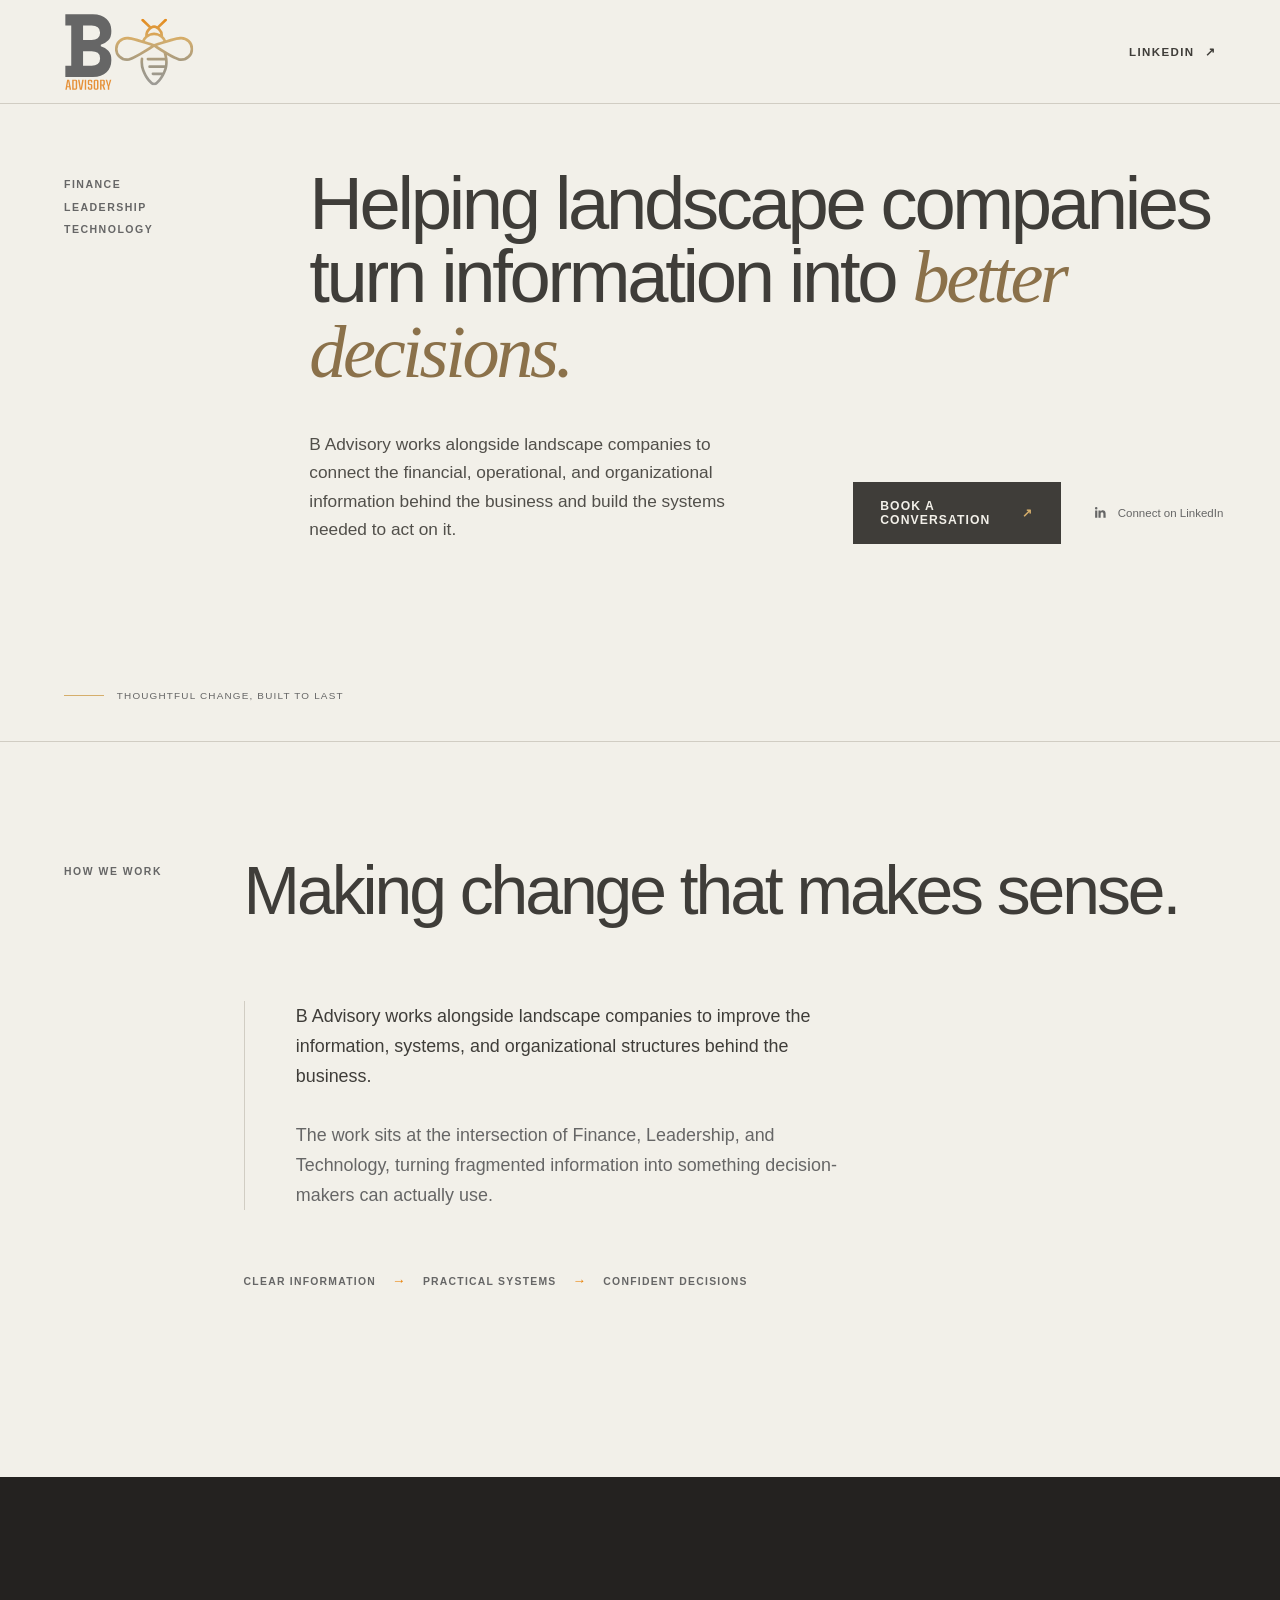
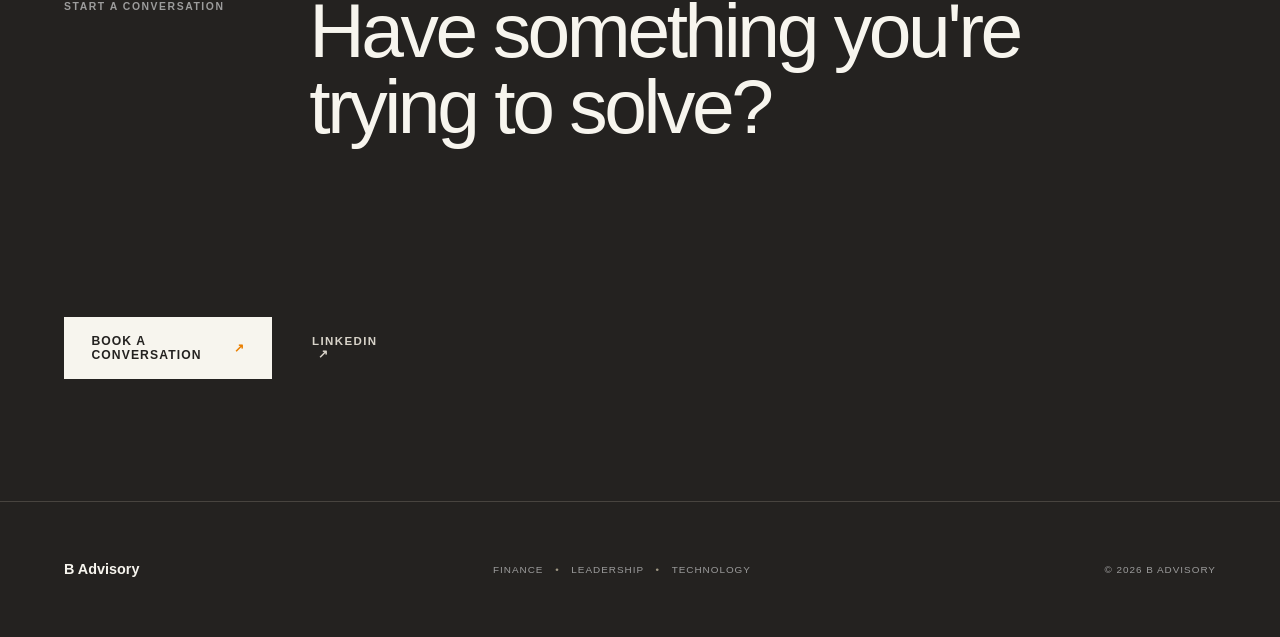
<file: index.html>
<!doctype html>
<html lang="en">
  <head>
    <meta charset="utf-8">
    <meta name="viewport" content="width=device-width, initial-scale=1">
    <title>B Advisory | Better information. Better decisions.</title>
    <meta name="description" content="B Advisory helps landscape companies connect financial, operational, and organizational information to make better decisions.">
    <link rel="canonical" href="https://b-advisory.net/">
    <meta property="og:type" content="website">
    <meta property="og:url" content="https://b-advisory.net/">
    <meta property="og:title" content="B Advisory | Better information. Better decisions.">
    <meta property="og:description" content="Helping landscape companies turn information into better decisions.">
    <meta property="og:site_name" content="B Advisory">
    <meta name="twitter:card" content="summary">
    <meta name="twitter:title" content="B Advisory | Better information. Better decisions.">
    <meta name="twitter:description" content="Helping landscape companies turn information into better decisions.">
    <meta name="theme-color" content="#f2f0e9">
    <link rel="icon" href="assets/b-advisory-logo.svg" type="image/svg+xml">
    <link rel="stylesheet" href="styles.css">
  </head>
  <body>
    <a class="skip-link" href="#main-content">Skip to content</a>

    <header class="site-header">
      <a class="brand" href="./" aria-label="B Advisory home">
        <img src="assets/b-advisory-logo.svg" width="1030" height="616" alt="B Advisory">
      </a>
      <a class="header-link" href="https://www.linkedin.com/in/brady-crabtree-14091574" target="_blank" rel="noopener noreferrer">
        LinkedIn <span aria-hidden="true">↗</span>
      </a>
    </header>

    <main id="main-content">
      <section class="hero" aria-labelledby="hero-title">
        <div class="hero-kicker" aria-label="Areas of focus">
          <span>Finance</span><span>Leadership</span><span>Technology</span>
        </div>
        <div class="hero-content">
          <h1 id="hero-title">Helping landscape companies turn information into <em>better decisions.</em></h1>
          <div class="hero-detail">
            <p>B Advisory works alongside landscape companies to connect the financial, operational, and organizational information behind the business and build the systems needed to act on it.</p>
            <div class="hero-actions">
              <a class="button button-primary" href="https://calendar.google.com/calendar/appointments/schedules/AcZssZ1vlmXPat2MYDRKgEhzXgUfnACqPblXoN0xEB41KQvExNa9zrO9hceU0Ti_ARnrypWYLtC7mbpo" target="_blank" rel="noopener noreferrer">Book a Conversation <span aria-hidden="true">↗</span></a>
              <a class="text-link" href="https://www.linkedin.com/in/brady-crabtree-14091574" target="_blank" rel="noopener noreferrer">
                <svg viewBox="0 0 24 24" aria-hidden="true"><path d="M6.5 8.2H3.2V19h3.3V8.2ZM4.8 3a1.9 1.9 0 1 0 0 3.8A1.9 1.9 0 0 0 4.8 3Zm14.1 9.8c0-3.3-1.8-4.9-4.2-4.9-1.9 0-2.8 1.1-3.3 1.8V8.2H8.2V19h3.3v-5.3c0-1.4.3-2.8 2.1-2.8s2 1.7 2 2.9V19H19l-.1-6.2Z"></path></svg>
                Connect on LinkedIn
              </a>
            </div>
          </div>
        </div>
        <div class="scroll-note" aria-hidden="true"><span></span> Thoughtful change, built to last</div>
      </section>

      <section class="approach" aria-labelledby="approach-title">
        <p class="section-label">How we work</p>
        <div class="approach-content">
          <h2 id="approach-title">Making change that makes sense.</h2>
          <div class="approach-copy">
            <p>B Advisory works alongside landscape companies to improve the information, systems, and organizational structures behind the business.</p>
            <p>The work sits at the intersection of Finance, Leadership, and Technology, turning fragmented information into something decision-makers can actually use.</p>
          </div>
          <p class="approach-note">
            <span>Clear information</span>
            <span class="progress-arrow" aria-hidden="true">→</span>
            <span>Practical systems</span>
            <span class="progress-arrow" aria-hidden="true">→</span>
            <span>Confident decisions</span>
          </p>
        </div>
      </section>

      <section class="contact" aria-labelledby="contact-title">
        <div class="contact-inner">
          <p class="section-label">Start a conversation</p>
          <h2 id="contact-title" aria-label="Have something you're trying to solve?"><span class="contact-title-line" aria-hidden="true">Have something you're</span><span class="contact-title-line" aria-hidden="true">trying to solve?</span></h2>
          <div class="contact-actions">
            <a class="button button-light" href="https://calendar.google.com/calendar/appointments/schedules/AcZssZ1vlmXPat2MYDRKgEhzXgUfnACqPblXoN0xEB41KQvExNa9zrO9hceU0Ti_ARnrypWYLtC7mbpo" target="_blank" rel="noopener noreferrer">Book a Conversation <span aria-hidden="true">↗</span></a>
            <a class="contact-link" href="https://www.linkedin.com/in/brady-crabtree-14091574" target="_blank" rel="noopener noreferrer">LinkedIn <span aria-hidden="true">↗</span></a>
          </div>
        </div>
      </section>
    </main>

    <footer>
      <a class="brand brand-footer" href="./" aria-label="B Advisory home">B Advisory</a>
      <p>Finance <span>•</span> Leadership <span>•</span> Technology</p>
      <p>© 2026 B Advisory</p>
    </footer>
  </body>
</html>
</file>
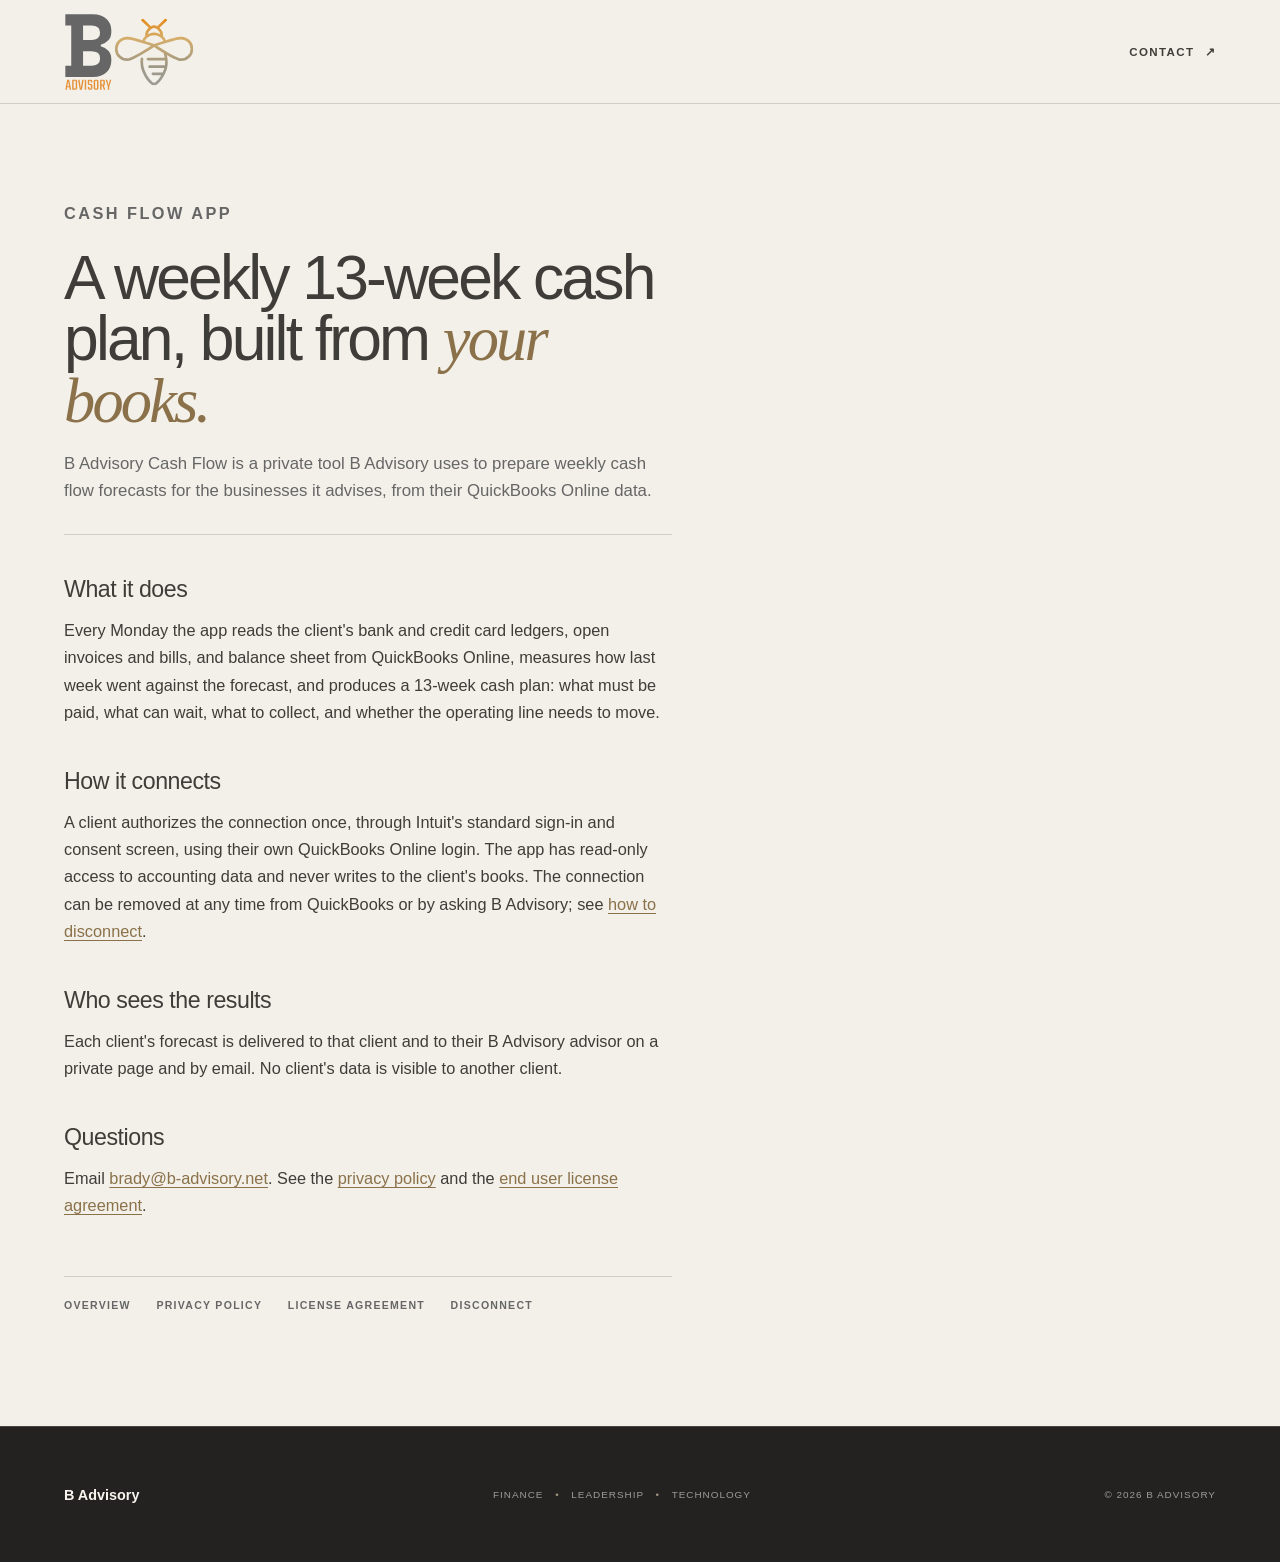
<file: cash-flow/index.html>
<!doctype html>
<html lang="en">
  <head>
    <meta charset="utf-8">
    <meta name="viewport" content="width=device-width, initial-scale=1">
    <title>B Advisory Cash Flow | B Advisory</title>
    <meta name="description" content="B Advisory Cash Flow is a private tool B Advisory uses to prepare weekly cash flow forecasts for the businesses it advises, from their QuickBooks Online data.">
    <link rel="canonical" href="https://b-advisory.net/cash-flow/">
    <meta name="theme-color" content="#f2f0e9">
    <link rel="icon" href="../assets/b-advisory-logo.svg" type="image/svg+xml">
    <link rel="stylesheet" href="../styles.css">
    <style>
      .doc { max-width: 46rem; padding: clamp(3.5rem, 8vw, 6rem) clamp(1.5rem, 5vw, 5.5rem) clamp(5rem, 9vw, 8rem); }
      .doc .section-label { margin: 0 0 1.2rem; }
      .doc h1 { max-width: 40rem; margin: 0 0 1.2rem; font-size: clamp(2.5rem, 5vw, 3.9rem); }
      .doc .lede { margin: 0 0 2.6rem; padding-bottom: 1.8rem; border-bottom: 1px solid var(--line); color: var(--muted); font-size: 1.05rem; line-height: 1.6; }
      .doc h2 { margin: 2.6rem 0 .8rem; font-size: 1.45rem; letter-spacing: -.02em; line-height: 1.2; }
      .doc p, .doc li { max-width: 40rem; margin: 0 0 1rem; font-size: 1.02rem; line-height: 1.68; }
      .doc ol, .doc ul { padding-left: 1.4rem; }
      .doc li { margin-bottom: .5rem; }
      .doc a { color: var(--accent); text-decoration-thickness: 1px; text-underline-offset: .18em; }
      .doc a:hover { color: var(--brand-orange); }
      .doc-nav { margin-top: 3.5rem; padding-top: 1.4rem; border-top: 1px solid var(--line); display: flex; flex-wrap: wrap; gap: .6rem 1.6rem; color: var(--muted); font-size: .66rem; font-weight: 600; letter-spacing: .12em; text-transform: uppercase; }
      .doc-nav a { color: inherit; text-decoration: none; }
      .doc-nav a:hover { color: var(--ink); }
    </style>
  </head>
  <body>
    <a class="skip-link" href="#main-content">Skip to content</a>

    <header class="site-header">
      <a class="brand" href="../" aria-label="B Advisory home">
        <img src="../assets/b-advisory-logo.svg" width="1030" height="616" alt="B Advisory">
      </a>
      <a class="header-link" href="mailto:brady@b-advisory.net">Contact <span aria-hidden="true">↗</span></a>
    </header>

    <main id="main-content" class="doc">
      <p class="section-label">Cash flow app</p>
      <h1>A weekly 13-week cash plan, built from <em>your books.</em></h1>
      <p class="lede">B Advisory Cash Flow is a private tool B Advisory uses to prepare weekly cash flow forecasts for the businesses it advises, from their QuickBooks Online data.</p>
      <h2>What it does</h2>
      <p>Every Monday the app reads the client's bank and credit card ledgers, open invoices and bills, and balance sheet from QuickBooks Online, measures how last week went against the forecast, and produces a 13-week cash plan: what must be paid, what can wait, what to collect, and whether the operating line needs to move.</p>
      <h2>How it connects</h2>
      <p>A client authorizes the connection once, through Intuit's standard sign-in and consent screen, using their own QuickBooks Online login. The app has read-only access to accounting data and never writes to the client's books. The connection can be removed at any time from QuickBooks or by asking B Advisory; see <a href="disconnect.html">how to disconnect</a>.</p>
      <h2>Who sees the results</h2>
      <p>Each client's forecast is delivered to that client and to their B Advisory advisor on a private page and by email. No client's data is visible to another client.</p>
      <h2>Questions</h2>
      <p>Email <a href="mailto:brady@b-advisory.net">brady@b-advisory.net</a>. See the <a href="privacy.html">privacy policy</a> and the <a href="eula.html">end user license agreement</a>.</p>

      <nav class="doc-nav" aria-label="Cash flow app pages">
        <a href="./">Overview</a>
        <a href="privacy.html">Privacy policy</a>
        <a href="eula.html">License agreement</a>
        <a href="disconnect.html">Disconnect</a>
      </nav>
    </main>

    <footer>
      <a class="brand brand-footer" href="../" aria-label="B Advisory home">B Advisory</a>
      <p>Finance <span>•</span> Leadership <span>•</span> Technology</p>
      <p>© 2026 B Advisory</p>
    </footer>
  </body>
</html>
</file>
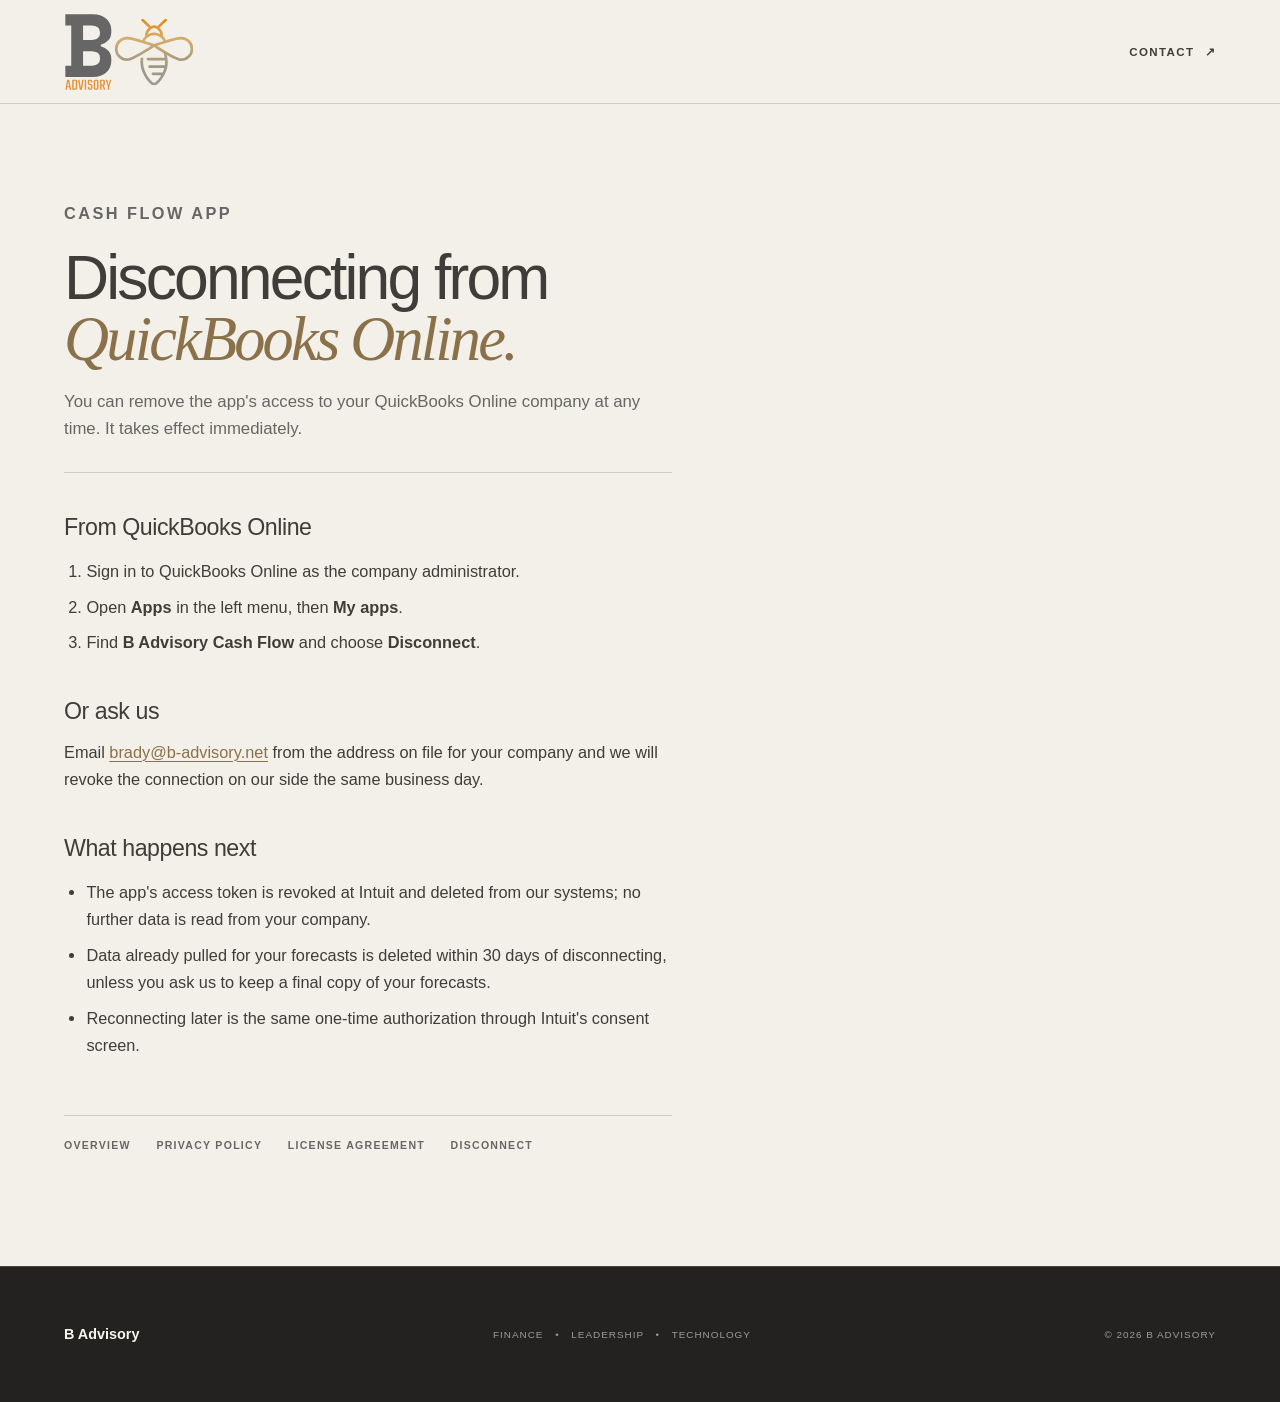
<file: cash-flow/disconnect.html>
<!doctype html>
<html lang="en">
  <head>
    <meta charset="utf-8">
    <meta name="viewport" content="width=device-width, initial-scale=1">
    <title>Disconnect B Advisory Cash Flow | B Advisory</title>
    <meta name="description" content="You can remove the app&#x27;s access to your QuickBooks Online company at any time. It takes effect immediately.">
    <link rel="canonical" href="https://b-advisory.net/cash-flow/disconnect.html">
    <meta name="theme-color" content="#f2f0e9">
    <link rel="icon" href="../assets/b-advisory-logo.svg" type="image/svg+xml">
    <link rel="stylesheet" href="../styles.css">
    <style>
      .doc { max-width: 46rem; padding: clamp(3.5rem, 8vw, 6rem) clamp(1.5rem, 5vw, 5.5rem) clamp(5rem, 9vw, 8rem); }
      .doc .section-label { margin: 0 0 1.2rem; }
      .doc h1 { max-width: 40rem; margin: 0 0 1.2rem; font-size: clamp(2.5rem, 5vw, 3.9rem); }
      .doc .lede { margin: 0 0 2.6rem; padding-bottom: 1.8rem; border-bottom: 1px solid var(--line); color: var(--muted); font-size: 1.05rem; line-height: 1.6; }
      .doc h2 { margin: 2.6rem 0 .8rem; font-size: 1.45rem; letter-spacing: -.02em; line-height: 1.2; }
      .doc p, .doc li { max-width: 40rem; margin: 0 0 1rem; font-size: 1.02rem; line-height: 1.68; }
      .doc ol, .doc ul { padding-left: 1.4rem; }
      .doc li { margin-bottom: .5rem; }
      .doc a { color: var(--accent); text-decoration-thickness: 1px; text-underline-offset: .18em; }
      .doc a:hover { color: var(--brand-orange); }
      .doc-nav { margin-top: 3.5rem; padding-top: 1.4rem; border-top: 1px solid var(--line); display: flex; flex-wrap: wrap; gap: .6rem 1.6rem; color: var(--muted); font-size: .66rem; font-weight: 600; letter-spacing: .12em; text-transform: uppercase; }
      .doc-nav a { color: inherit; text-decoration: none; }
      .doc-nav a:hover { color: var(--ink); }
    </style>
  </head>
  <body>
    <a class="skip-link" href="#main-content">Skip to content</a>

    <header class="site-header">
      <a class="brand" href="../" aria-label="B Advisory home">
        <img src="../assets/b-advisory-logo.svg" width="1030" height="616" alt="B Advisory">
      </a>
      <a class="header-link" href="mailto:brady@b-advisory.net">Contact <span aria-hidden="true">↗</span></a>
    </header>

    <main id="main-content" class="doc">
      <p class="section-label">Cash flow app</p>
      <h1>Disconnecting from <em>QuickBooks Online.</em></h1>
      <p class="lede">You can remove the app's access to your QuickBooks Online company at any time. It takes effect immediately.</p>
      <h2>From QuickBooks Online</h2>
      <ol>
        <li>Sign in to QuickBooks Online as the company administrator.</li>
        <li>Open <strong>Apps</strong> in the left menu, then <strong>My apps</strong>.</li>
        <li>Find <strong>B Advisory Cash Flow</strong> and choose <strong>Disconnect</strong>.</li>
      </ol>
      <h2>Or ask us</h2>
      <p>Email <a href="mailto:brady@b-advisory.net">brady@b-advisory.net</a> from the address on file for your company and we will revoke the connection on our side the same business day.</p>
      <h2>What happens next</h2>
      <ul>
        <li>The app's access token is revoked at Intuit and deleted from our systems; no further data is read from your company.</li>
        <li>Data already pulled for your forecasts is deleted within 30 days of disconnecting, unless you ask us to keep a final copy of your forecasts.</li>
        <li>Reconnecting later is the same one-time authorization through Intuit's consent screen.</li>
      </ul>

      <nav class="doc-nav" aria-label="Cash flow app pages">
        <a href="./">Overview</a>
        <a href="privacy.html">Privacy policy</a>
        <a href="eula.html">License agreement</a>
        <a href="disconnect.html">Disconnect</a>
      </nav>
    </main>

    <footer>
      <a class="brand brand-footer" href="../" aria-label="B Advisory home">B Advisory</a>
      <p>Finance <span>•</span> Leadership <span>•</span> Technology</p>
      <p>© 2026 B Advisory</p>
    </footer>
  </body>
</html>
</file>
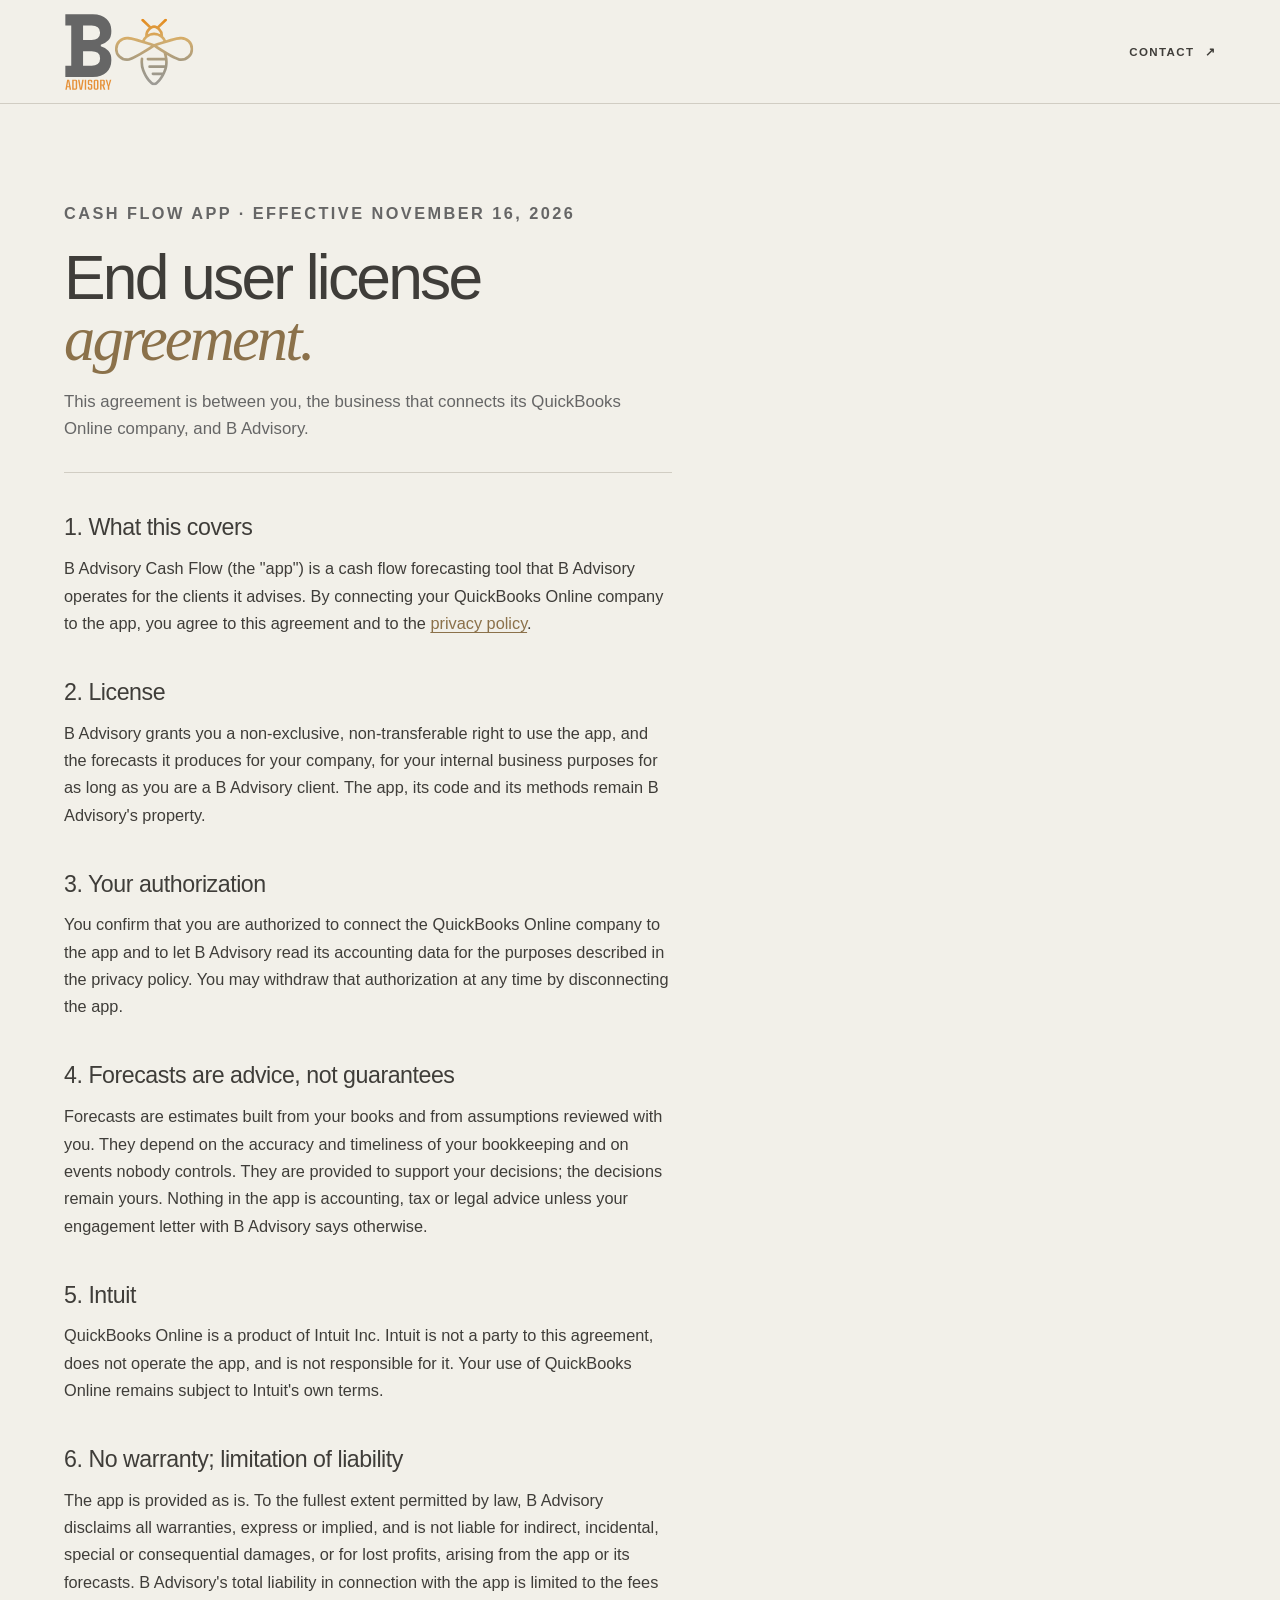
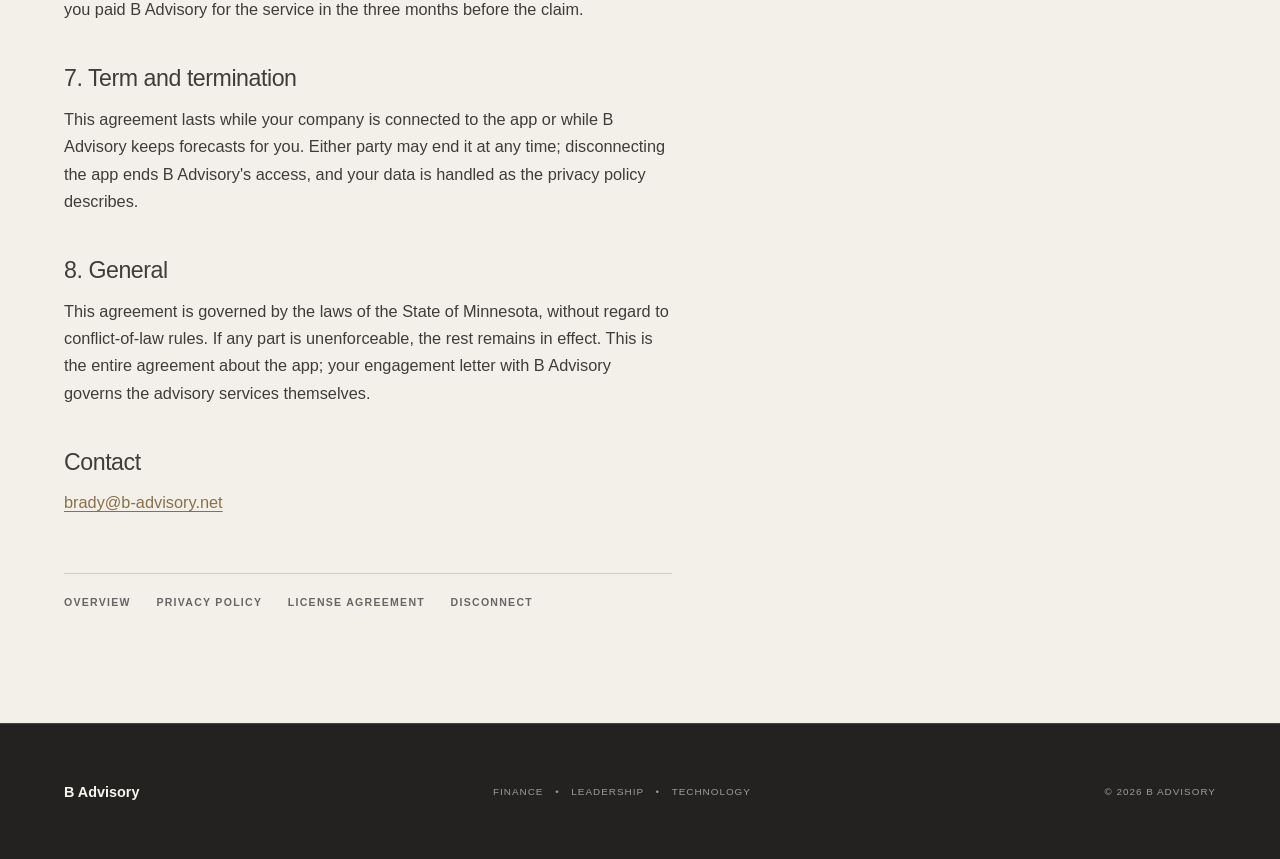
<file: cash-flow/eula.html>
<!doctype html>
<html lang="en">
  <head>
    <meta charset="utf-8">
    <meta name="viewport" content="width=device-width, initial-scale=1">
    <title>End user license agreement | B Advisory</title>
    <meta name="description" content="This agreement is between you, the business that connects its QuickBooks Online company, and B Advisory.">
    <link rel="canonical" href="https://b-advisory.net/cash-flow/eula.html">
    <meta name="theme-color" content="#f2f0e9">
    <link rel="icon" href="../assets/b-advisory-logo.svg" type="image/svg+xml">
    <link rel="stylesheet" href="../styles.css">
    <style>
      .doc { max-width: 46rem; padding: clamp(3.5rem, 8vw, 6rem) clamp(1.5rem, 5vw, 5.5rem) clamp(5rem, 9vw, 8rem); }
      .doc .section-label { margin: 0 0 1.2rem; }
      .doc h1 { max-width: 40rem; margin: 0 0 1.2rem; font-size: clamp(2.5rem, 5vw, 3.9rem); }
      .doc .lede { margin: 0 0 2.6rem; padding-bottom: 1.8rem; border-bottom: 1px solid var(--line); color: var(--muted); font-size: 1.05rem; line-height: 1.6; }
      .doc h2 { margin: 2.6rem 0 .8rem; font-size: 1.45rem; letter-spacing: -.02em; line-height: 1.2; }
      .doc p, .doc li { max-width: 40rem; margin: 0 0 1rem; font-size: 1.02rem; line-height: 1.68; }
      .doc ol, .doc ul { padding-left: 1.4rem; }
      .doc li { margin-bottom: .5rem; }
      .doc a { color: var(--accent); text-decoration-thickness: 1px; text-underline-offset: .18em; }
      .doc a:hover { color: var(--brand-orange); }
      .doc-nav { margin-top: 3.5rem; padding-top: 1.4rem; border-top: 1px solid var(--line); display: flex; flex-wrap: wrap; gap: .6rem 1.6rem; color: var(--muted); font-size: .66rem; font-weight: 600; letter-spacing: .12em; text-transform: uppercase; }
      .doc-nav a { color: inherit; text-decoration: none; }
      .doc-nav a:hover { color: var(--ink); }
    </style>
  </head>
  <body>
    <a class="skip-link" href="#main-content">Skip to content</a>

    <header class="site-header">
      <a class="brand" href="../" aria-label="B Advisory home">
        <img src="../assets/b-advisory-logo.svg" width="1030" height="616" alt="B Advisory">
      </a>
      <a class="header-link" href="mailto:brady@b-advisory.net">Contact <span aria-hidden="true">↗</span></a>
    </header>

    <main id="main-content" class="doc">
      <p class="section-label">Cash flow app · Effective November 16, 2026</p>
      <h1>End user license <em>agreement.</em></h1>
      <p class="lede">This agreement is between you, the business that connects its QuickBooks Online company, and B Advisory.</p>
      <h2>1. What this covers</h2>
      <p>B Advisory Cash Flow (the "app") is a cash flow forecasting tool that B Advisory operates for the clients it advises. By connecting your QuickBooks Online company to the app, you agree to this agreement and to the <a href="privacy.html">privacy policy</a>.</p>
      <h2>2. License</h2>
      <p>B Advisory grants you a non-exclusive, non-transferable right to use the app, and the forecasts it produces for your company, for your internal business purposes for as long as you are a B Advisory client. The app, its code and its methods remain B Advisory's property.</p>
      <h2>3. Your authorization</h2>
      <p>You confirm that you are authorized to connect the QuickBooks Online company to the app and to let B Advisory read its accounting data for the purposes described in the privacy policy. You may withdraw that authorization at any time by disconnecting the app.</p>
      <h2>4. Forecasts are advice, not guarantees</h2>
      <p>Forecasts are estimates built from your books and from assumptions reviewed with you. They depend on the accuracy and timeliness of your bookkeeping and on events nobody controls. They are provided to support your decisions; the decisions remain yours. Nothing in the app is accounting, tax or legal advice unless your engagement letter with B Advisory says otherwise.</p>
      <h2>5. Intuit</h2>
      <p>QuickBooks Online is a product of Intuit Inc. Intuit is not a party to this agreement, does not operate the app, and is not responsible for it. Your use of QuickBooks Online remains subject to Intuit's own terms.</p>
      <h2>6. No warranty; limitation of liability</h2>
      <p>The app is provided as is. To the fullest extent permitted by law, B Advisory disclaims all warranties, express or implied, and is not liable for indirect, incidental, special or consequential damages, or for lost profits, arising from the app or its forecasts. B Advisory's total liability in connection with the app is limited to the fees you paid B Advisory for the service in the three months before the claim.</p>
      <h2>7. Term and termination</h2>
      <p>This agreement lasts while your company is connected to the app or while B Advisory keeps forecasts for you. Either party may end it at any time; disconnecting the app ends B Advisory's access, and your data is handled as the privacy policy describes.</p>
      <h2>8. General</h2>
      <p>This agreement is governed by the laws of the State of Minnesota, without regard to conflict-of-law rules. If any part is unenforceable, the rest remains in effect. This is the entire agreement about the app; your engagement letter with B Advisory governs the advisory services themselves.</p>
      <h2>Contact</h2>
      <p><a href="mailto:brady@b-advisory.net">brady@b-advisory.net</a></p>

      <nav class="doc-nav" aria-label="Cash flow app pages">
        <a href="./">Overview</a>
        <a href="privacy.html">Privacy policy</a>
        <a href="eula.html">License agreement</a>
        <a href="disconnect.html">Disconnect</a>
      </nav>
    </main>

    <footer>
      <a class="brand brand-footer" href="../" aria-label="B Advisory home">B Advisory</a>
      <p>Finance <span>•</span> Leadership <span>•</span> Technology</p>
      <p>© 2026 B Advisory</p>
    </footer>
  </body>
</html>
</file>
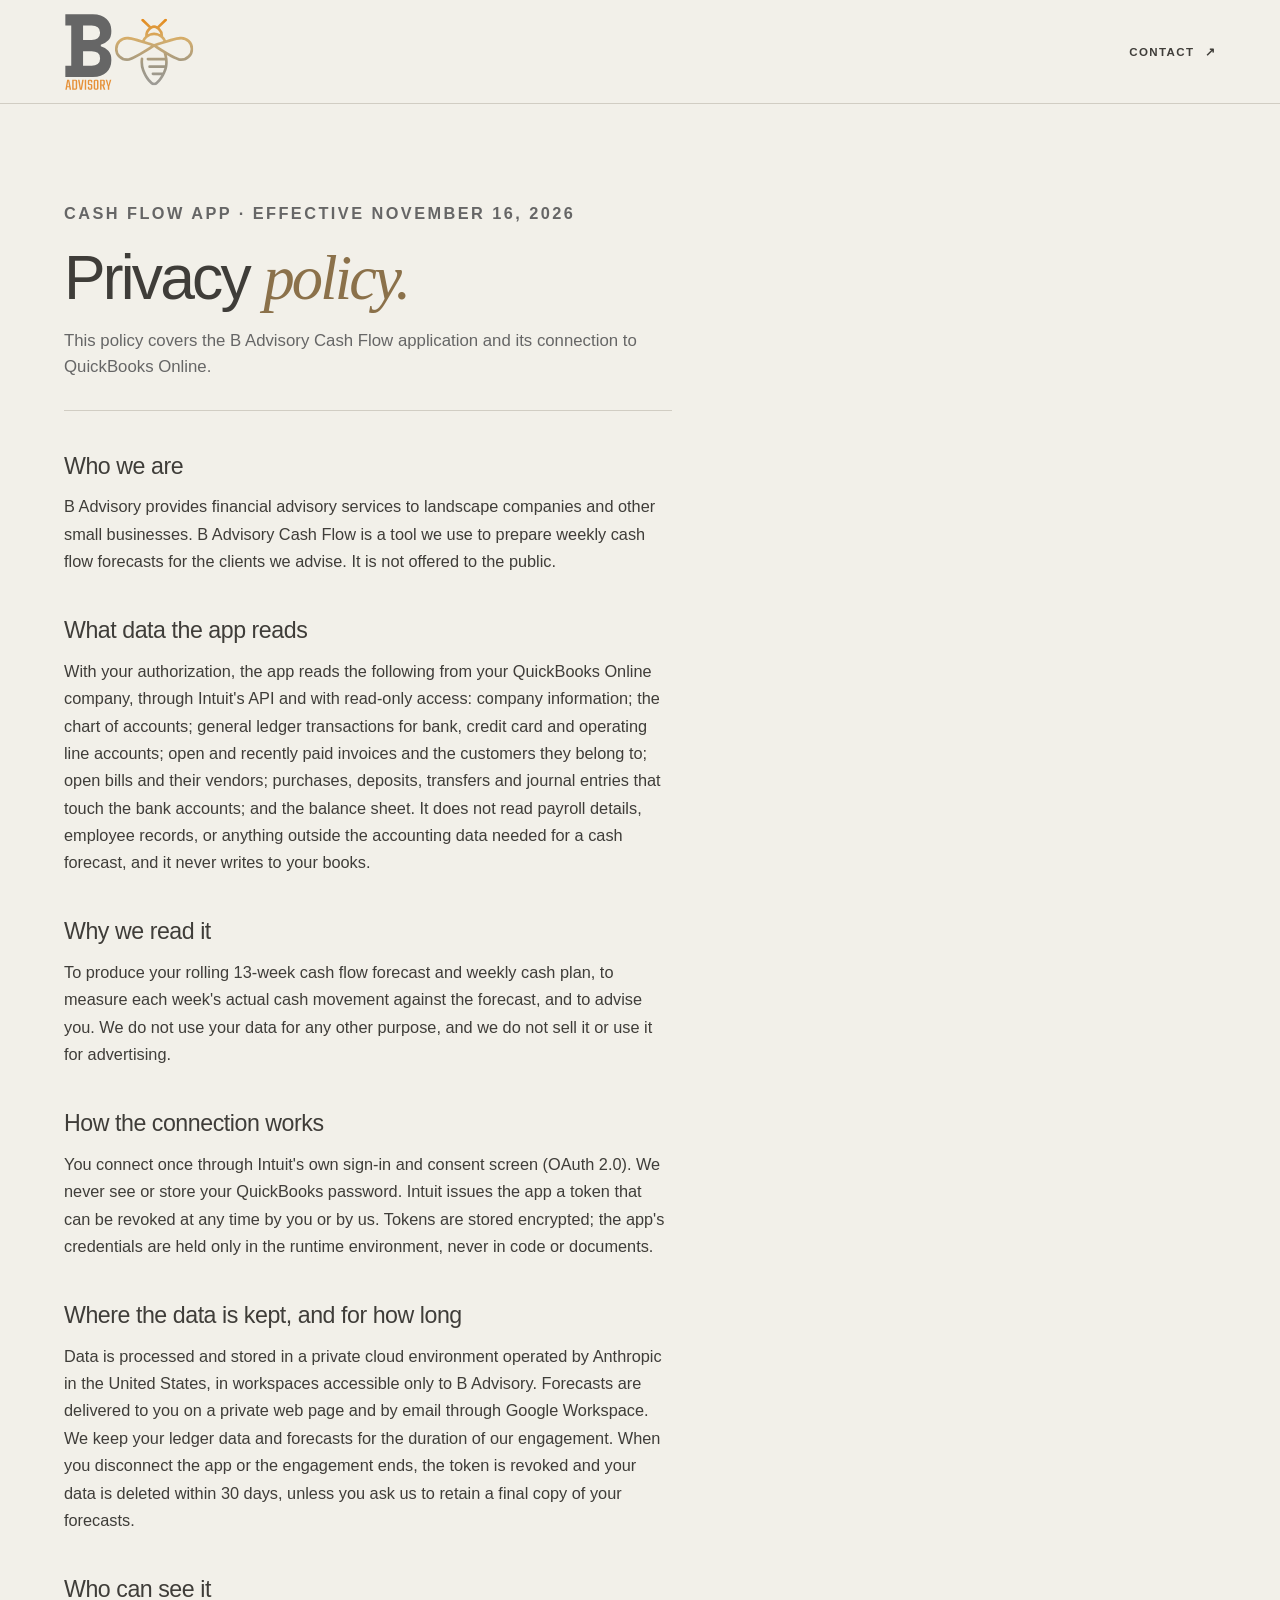
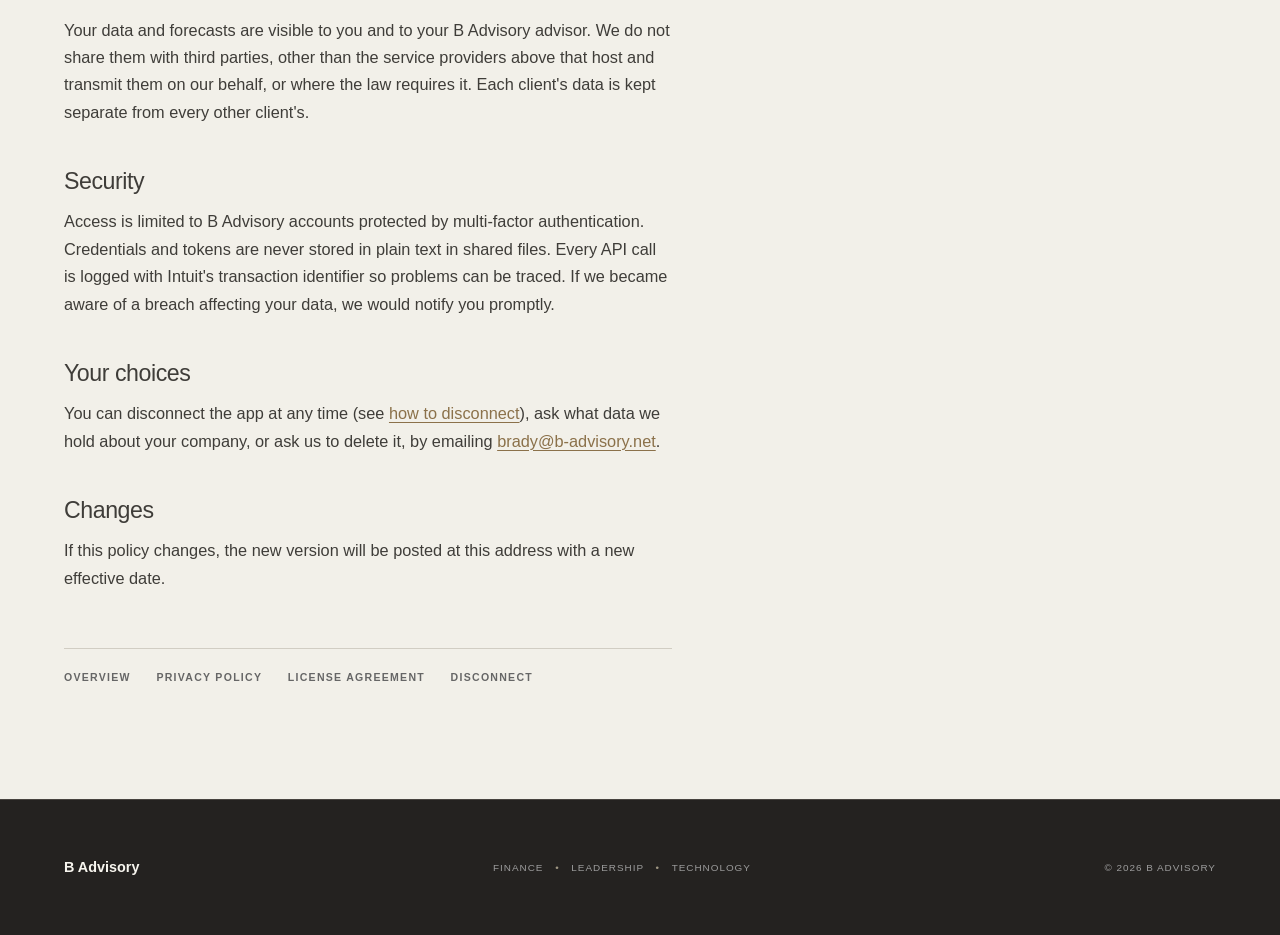
<file: cash-flow/privacy.html>
<!doctype html>
<html lang="en">
  <head>
    <meta charset="utf-8">
    <meta name="viewport" content="width=device-width, initial-scale=1">
    <title>Privacy policy | B Advisory</title>
    <meta name="description" content="This policy covers the B Advisory Cash Flow application and its connection to QuickBooks Online.">
    <link rel="canonical" href="https://b-advisory.net/cash-flow/privacy.html">
    <meta name="theme-color" content="#f2f0e9">
    <link rel="icon" href="../assets/b-advisory-logo.svg" type="image/svg+xml">
    <link rel="stylesheet" href="../styles.css">
    <style>
      .doc { max-width: 46rem; padding: clamp(3.5rem, 8vw, 6rem) clamp(1.5rem, 5vw, 5.5rem) clamp(5rem, 9vw, 8rem); }
      .doc .section-label { margin: 0 0 1.2rem; }
      .doc h1 { max-width: 40rem; margin: 0 0 1.2rem; font-size: clamp(2.5rem, 5vw, 3.9rem); }
      .doc .lede { margin: 0 0 2.6rem; padding-bottom: 1.8rem; border-bottom: 1px solid var(--line); color: var(--muted); font-size: 1.05rem; line-height: 1.6; }
      .doc h2 { margin: 2.6rem 0 .8rem; font-size: 1.45rem; letter-spacing: -.02em; line-height: 1.2; }
      .doc p, .doc li { max-width: 40rem; margin: 0 0 1rem; font-size: 1.02rem; line-height: 1.68; }
      .doc ol, .doc ul { padding-left: 1.4rem; }
      .doc li { margin-bottom: .5rem; }
      .doc a { color: var(--accent); text-decoration-thickness: 1px; text-underline-offset: .18em; }
      .doc a:hover { color: var(--brand-orange); }
      .doc-nav { margin-top: 3.5rem; padding-top: 1.4rem; border-top: 1px solid var(--line); display: flex; flex-wrap: wrap; gap: .6rem 1.6rem; color: var(--muted); font-size: .66rem; font-weight: 600; letter-spacing: .12em; text-transform: uppercase; }
      .doc-nav a { color: inherit; text-decoration: none; }
      .doc-nav a:hover { color: var(--ink); }
    </style>
  </head>
  <body>
    <a class="skip-link" href="#main-content">Skip to content</a>

    <header class="site-header">
      <a class="brand" href="../" aria-label="B Advisory home">
        <img src="../assets/b-advisory-logo.svg" width="1030" height="616" alt="B Advisory">
      </a>
      <a class="header-link" href="mailto:brady@b-advisory.net">Contact <span aria-hidden="true">↗</span></a>
    </header>

    <main id="main-content" class="doc">
      <p class="section-label">Cash flow app · Effective November 16, 2026</p>
      <h1>Privacy <em>policy.</em></h1>
      <p class="lede">This policy covers the B Advisory Cash Flow application and its connection to QuickBooks Online.</p>
      <h2>Who we are</h2>
      <p>B Advisory provides financial advisory services to landscape companies and other small businesses. B Advisory Cash Flow is a tool we use to prepare weekly cash flow forecasts for the clients we advise. It is not offered to the public.</p>
      <h2>What data the app reads</h2>
      <p>With your authorization, the app reads the following from your QuickBooks Online company, through Intuit's API and with read-only access: company information; the chart of accounts; general ledger transactions for bank, credit card and operating line accounts; open and recently paid invoices and the customers they belong to; open bills and their vendors; purchases, deposits, transfers and journal entries that touch the bank accounts; and the balance sheet. It does not read payroll details, employee records, or anything outside the accounting data needed for a cash forecast, and it never writes to your books.</p>
      <h2>Why we read it</h2>
      <p>To produce your rolling 13-week cash flow forecast and weekly cash plan, to measure each week's actual cash movement against the forecast, and to advise you. We do not use your data for any other purpose, and we do not sell it or use it for advertising.</p>
      <h2>How the connection works</h2>
      <p>You connect once through Intuit's own sign-in and consent screen (OAuth 2.0). We never see or store your QuickBooks password. Intuit issues the app a token that can be revoked at any time by you or by us. Tokens are stored encrypted; the app's credentials are held only in the runtime environment, never in code or documents.</p>
      <h2>Where the data is kept, and for how long</h2>
      <p>Data is processed and stored in a private cloud environment operated by Anthropic in the United States, in workspaces accessible only to B Advisory. Forecasts are delivered to you on a private web page and by email through Google Workspace. We keep your ledger data and forecasts for the duration of our engagement. When you disconnect the app or the engagement ends, the token is revoked and your data is deleted within 30 days, unless you ask us to retain a final copy of your forecasts.</p>
      <h2>Who can see it</h2>
      <p>Your data and forecasts are visible to you and to your B Advisory advisor. We do not share them with third parties, other than the service providers above that host and transmit them on our behalf, or where the law requires it. Each client's data is kept separate from every other client's.</p>
      <h2>Security</h2>
      <p>Access is limited to B Advisory accounts protected by multi-factor authentication. Credentials and tokens are never stored in plain text in shared files. Every API call is logged with Intuit's transaction identifier so problems can be traced. If we became aware of a breach affecting your data, we would notify you promptly.</p>
      <h2>Your choices</h2>
      <p>You can disconnect the app at any time (see <a href="disconnect.html">how to disconnect</a>), ask what data we hold about your company, or ask us to delete it, by emailing <a href="mailto:brady@b-advisory.net">brady@b-advisory.net</a>.</p>
      <h2>Changes</h2>
      <p>If this policy changes, the new version will be posted at this address with a new effective date.</p>

      <nav class="doc-nav" aria-label="Cash flow app pages">
        <a href="./">Overview</a>
        <a href="privacy.html">Privacy policy</a>
        <a href="eula.html">License agreement</a>
        <a href="disconnect.html">Disconnect</a>
      </nav>
    </main>

    <footer>
      <a class="brand brand-footer" href="../" aria-label="B Advisory home">B Advisory</a>
      <p>Finance <span>•</span> Leadership <span>•</span> Technology</p>
      <p>© 2026 B Advisory</p>
    </footer>
  </body>
</html>
</file>
<file: styles.css>
:root {
  --brand-gray: #666666;
  --brand-gradient-gray: #9c9c9c;
  --brand-taupe: #9f9783;
  --brand-gold: #d5ae6b;
  --brand-orange: #ea7f00;
  --interactive-accent: #8b714a;
  --paper: #f2f0e9;
  --ink: #3f3d39;
  --muted: var(--brand-gray);
  --line: #d1cdc3;
  --accent: var(--interactive-accent);
  --dark: #242220;
  --light: #f7f5ee;
  --sans: "Helvetica Neue", Helvetica, Arial, sans-serif;
  --serif: Iowan Old Style, Baskerville, "Times New Roman", serif;
}

* { box-sizing: border-box; }
html { scroll-behavior: smooth; }
body { margin: 0; background: var(--paper); color: var(--ink); font-family: var(--sans); -webkit-font-smoothing: antialiased; }
a { color: inherit; }
.skip-link { position: fixed; z-index: 10; top: 0; left: 1rem; padding: .75rem 1rem; background: var(--ink); color: white; transform: translateY(-120%); }
.skip-link:focus { transform: translateY(0); }
:focus-visible { outline: 2px solid var(--interactive-accent); outline-offset: 4px; }

.site-header { height: 6.5rem; padding: 0 clamp(1.5rem, 5vw, 5.5rem); display: flex; align-items: center; justify-content: space-between; border-bottom: 1px solid var(--line); }
.brand { display: inline-flex; align-items: center; font-size: 1.05rem; font-weight: 600; letter-spacing: -.02em; text-decoration: none; }
.brand img { display: block; width: 8.5rem; max-width: 100%; height: auto; }
.header-link, .contact-link { font-size: .72rem; font-weight: 600; letter-spacing: .12em; text-transform: uppercase; text-decoration: none; }
.header-link span, .contact-link span { display: inline-block; margin-left: .35rem; transition: transform .2s ease; }
.header-link:hover { color: var(--interactive-accent); }
.contact-link:hover { color: var(--brand-orange); }
.header-link:hover span, .contact-link:hover span { transform: translate(2px, -2px); }

.hero { min-height: calc(100svh - 6.5rem); padding: clamp(3rem, 7vh, 6.5rem) clamp(1.5rem, 5vw, 5.5rem) 2.5rem; display: grid; grid-template-columns: minmax(8rem, 1fr) minmax(0, 5fr); grid-template-rows: auto 1fr auto; column-gap: clamp(2rem, 5vw, 7rem); }
.hero-kicker { grid-row: 1 / 3; padding-top: .7rem; display: flex; flex-direction: column; gap: .65rem; color: var(--muted); font-size: .66rem; font-weight: 600; letter-spacing: .14em; text-transform: uppercase; }
.hero-content { max-width: 77rem; }
h1, h2 { margin: 0; font-weight: 400; letter-spacing: -.045em; line-height: .99; }
h1 { max-width: 66rem; font-size: clamp(3.25rem, 5.8vw, 6.35rem); }
h1 em, h2 em { color: var(--accent); font-family: var(--serif); font-weight: 400; }
.hero-detail { margin-top: clamp(2.5rem, 4.5vh, 4.5rem); display: grid; grid-template-columns: minmax(0, 1fr) minmax(19rem, .8fr); gap: clamp(3rem, 7vw, 8rem); align-items: end; }
.hero-detail p { max-width: 39rem; margin: 0; color: #514f4a; font-size: clamp(1rem, 1.35vw, 1.25rem); line-height: 1.65; }
.hero-actions { display: flex; align-items: center; gap: 2rem; }
.button { min-height: 3.9rem; padding: 0 1.65rem; display: inline-flex; align-items: center; justify-content: center; gap: 2rem; border: 1px solid transparent; font-size: .76rem; font-weight: 600; letter-spacing: .09em; text-transform: uppercase; text-decoration: none; transition: background .2s ease, color .2s ease, transform .2s ease; }
.button:hover { transform: translateY(-2px); }
.button-primary { background: var(--ink); color: var(--paper); }
.button-primary span { color: var(--brand-gold); }
.button-primary:hover { background: #53504a; }
.text-link { display: inline-flex; align-items: center; gap: .55rem; color: var(--muted); font-size: .72rem; text-decoration: none; white-space: nowrap; }
.text-link svg { width: 1rem; fill: currentColor; }
.text-link:hover { color: var(--ink); }
.scroll-note { grid-column: 1 / 3; align-self: end; display: flex; align-items: center; gap: .8rem; color: var(--brand-gray); font-size: .62rem; letter-spacing: .12em; text-transform: uppercase; }
.scroll-note span { width: 2.5rem; height: 1px; background: var(--brand-gold); }

.approach { min-height: 46rem; padding: clamp(5rem, 9vw, 9rem) clamp(1.5rem, 5vw, 5.5rem); border-top: 1px solid var(--line); display: grid; grid-template-columns: minmax(8rem, .7fr) minmax(0, 5.3fr); gap: clamp(2rem, 4vw, 5rem); }
.section-label { margin: .55rem 0 0; color: var(--muted); font-size: .65rem; font-weight: 600; letter-spacing: .15em; text-transform: uppercase; }
.approach-content { max-width: 74rem; }
.approach h2 { max-width: 60rem; font-size: clamp(3rem, 5.3vw, 6rem); }
.approach-copy { width: 62%; min-width: 35rem; margin: clamp(3.5rem, 6vw, 6rem) 0 0; padding-left: clamp(2rem, 4vw, 4.5rem); border-left: 1px solid var(--line); }
.approach-copy p { margin: 0; font-size: clamp(1rem, 1.4vw, 1.22rem); line-height: 1.68; }
.approach-copy p + p { margin-top: 1.8rem; color: var(--muted); }
.approach-note { margin: clamp(3rem, 5vw, 5rem) 0 0; display: flex; gap: 0; color: var(--brand-gray); font-size: .65rem; font-weight: 600; letter-spacing: .12em; text-transform: uppercase; }
.approach-note span { display: flex; align-items: center; }
.approach-note .progress-arrow { margin: 0 1rem; color: var(--brand-orange); font-size: .85rem; line-height: 1; }

.contact { background: var(--dark); color: var(--light); }
.contact-inner { min-height: 39rem; padding: clamp(5rem, 9vw, 9rem) clamp(1.5rem, 5vw, 5.5rem); display: grid; grid-template-columns: minmax(8rem, 1fr) minmax(0, 5fr); gap: clamp(2rem, 5vw, 7rem); }
.contact .section-label { color: var(--brand-gradient-gray); }
.contact h2 { font-size: clamp(3.1rem, 6vw, 6.7rem); }
.contact-title-line { display: block; }
.contact h2 em { color: var(--brand-gold); }
.contact-actions { margin-top: clamp(4rem, 7vw, 7rem); display: flex; align-items: center; gap: 2.5rem; }
.button-light { background: var(--light); color: var(--dark); }
.button-light span { color: var(--brand-orange); }
.button-light:hover { background: #e7dfd0; }
.contact-link { color: #d8d3c9; }
footer { min-height: 8.5rem; padding: 2rem clamp(1.5rem, 5vw, 5.5rem); display: flex; align-items: center; justify-content: space-between; gap: 2rem; background: var(--dark); color: var(--brand-gradient-gray); border-top: 1px solid #48443f; font-size: .62rem; letter-spacing: .1em; text-transform: uppercase; }
.brand-footer { color: var(--light); font-size: .9rem; letter-spacing: 0; text-transform: none; }
footer p { margin: 0; }
footer p span { margin: 0 .5rem; color: var(--brand-taupe); }

@media (min-width: 781px) and (max-width: 1280px) {
  .hero { min-height: calc(80svh - 5.2rem); }
}

@media (max-width: 1100px) and (min-width: 781px) {
  .brand img { width: 7.75rem; }
  .hero-detail { grid-template-columns: 1fr minmax(15rem, .75fr); gap: 2.5rem; }
  .hero-actions { align-items: flex-start; flex-direction: column; gap: 1.25rem; }
}

@media (max-width: 780px) {
  .site-header { height: 5rem; }
  .brand img { width: 6rem; }
  .hero { min-height: calc(100svh - 5rem); display: block; padding-top: 2.5rem; }
  .hero-kicker { flex-direction: row; flex-wrap: wrap; gap: .45rem 1rem; margin-bottom: 2.4rem; }
  h1 { font-size: clamp(2.9rem, 13vw, 4.7rem); }
  .hero-detail { display: block; margin-top: 2.7rem; }
  .hero-detail p { font-size: 1rem; }
  .hero-actions { margin-top: 2rem; align-items: flex-start; flex-direction: column; gap: 1.3rem; }
  .button { width: 100%; justify-content: space-between; }
  .scroll-note { margin-top: 3.5rem; }
  .approach { min-height: 0; display: block; padding-top: 5.5rem; padding-bottom: 6rem; }
  .approach-content { margin-top: 2rem; }
  .approach h2 { font-size: clamp(2.8rem, 12vw, 4.5rem); }
  .approach-copy { width: auto; min-width: 0; margin-top: 3.5rem; padding: 0 0 0 1.5rem; }
  .approach-note { margin-top: 3.5rem; padding-left: 1.5rem; flex-wrap: wrap; gap: .75rem; }
  .approach-note .progress-arrow { margin: 0; }
  .contact-inner { min-height: 34rem; display: block; }
  .contact h2 { margin-top: 2.2rem; font-size: clamp(2.8rem, 12vw, 4.6rem); }
  .contact-title-line { display: inline; }
  .contact-title-line + .contact-title-line::before { content: " "; }
  .contact-actions { margin-top: 3.5rem; flex-direction: column; align-items: flex-start; gap: 1.8rem; }
  footer { align-items: flex-start; flex-direction: column; gap: 1rem; }
}

@media (prefers-reduced-motion: reduce) {
  html { scroll-behavior: auto; }
  *, *::before, *::after { transition-duration: .01ms !important; }
}
</file>
